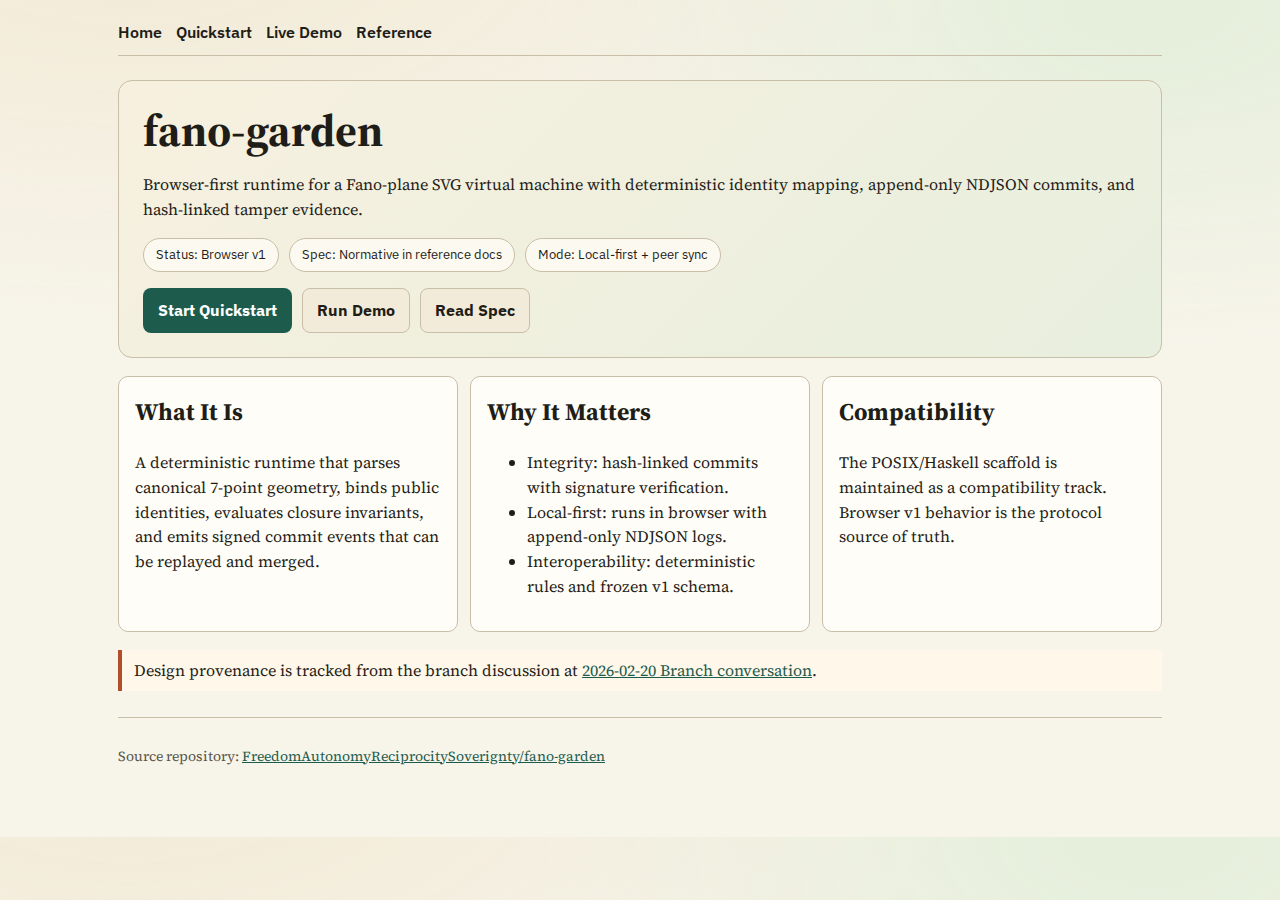
<file: docs/index.html>
<!doctype html>
<html lang="en">
  <head>
    <meta charset="utf-8" />
    <meta name="viewport" content="width=device-width, initial-scale=1" />
    <title>fano-garden | Browser-First v1</title>
    <link rel="preconnect" href="https://fonts.googleapis.com" />
    <link rel="preconnect" href="https://fonts.gstatic.com" crossorigin />
    <link href="https://fonts.googleapis.com/css2?family=IBM+Plex+Mono:wght@400;600&family=IBM+Plex+Sans:wght@500;600;700&family=Source+Serif+4:wght@400;600;700&display=swap" rel="stylesheet" />
    <link rel="stylesheet" href="./assets/site/styles.css" />
    <script defer src="./assets/site/base-path.js"></script>
  </head>
  <body>
    <main class="site">
      <nav class="nav">
        <a data-nav-path="/">Home</a>
        <a data-nav-path="/quickstart/">Quickstart</a>
        <a data-nav-path="/demo/">Live Demo</a>
        <a data-nav-path="/reference/">Reference</a>
      </nav>

      <section class="hero">
        <h1>fano-garden</h1>
        <p>
          Browser-first runtime for a Fano-plane SVG virtual machine with deterministic identity mapping,
          append-only NDJSON commits, and hash-linked tamper evidence.
        </p>
        <div class="badges">
          <span class="badge">Status: Browser v1</span>
          <span class="badge">Spec: Normative in reference docs</span>
          <span class="badge">Mode: Local-first + peer sync</span>
        </div>
        <div class="cta-row">
          <a class="btn primary" data-nav-path="/quickstart/">Start Quickstart</a>
          <a class="btn secondary" data-nav-path="/demo/">Run Demo</a>
          <a class="btn secondary" data-nav-path="/reference/">Read Spec</a>
        </div>
      </section>

      <section class="grid">
        <article class="card">
          <h2>What It Is</h2>
          <p>
            A deterministic runtime that parses canonical 7-point geometry, binds public identities,
            evaluates closure invariants, and emits signed commit events that can be replayed and merged.
          </p>
        </article>
        <article class="card">
          <h2>Why It Matters</h2>
          <ul>
            <li>Integrity: hash-linked commits with signature verification.</li>
            <li>Local-first: runs in browser with append-only NDJSON logs.</li>
            <li>Interoperability: deterministic rules and frozen v1 schema.</li>
          </ul>
        </article>
        <article class="card">
          <h2>Compatibility</h2>
          <p>
            The POSIX/Haskell scaffold is maintained as a compatibility track. Browser v1 behavior is the protocol source of truth.
          </p>
        </article>
      </section>

      <section class="callout">
        Design provenance is tracked from the branch discussion at
        <a href="https://github.com/FreedomAutonomyReciprocitySoverignty/fano-garden/blob/main/dev-docs/2026-02-20-Branch_%C2%B7_Yes_No_Stop_Communication.md">2026-02-20 Branch conversation</a>.
      </section>

      <footer class="site-footer">
        <p>Source repository: <a href="https://github.com/FreedomAutonomyReciprocitySoverignty/fano-garden">FreedomAutonomyReciprocitySoverignty/fano-garden</a></p>
      </footer>
    </main>
  </body>
</html>
</file>
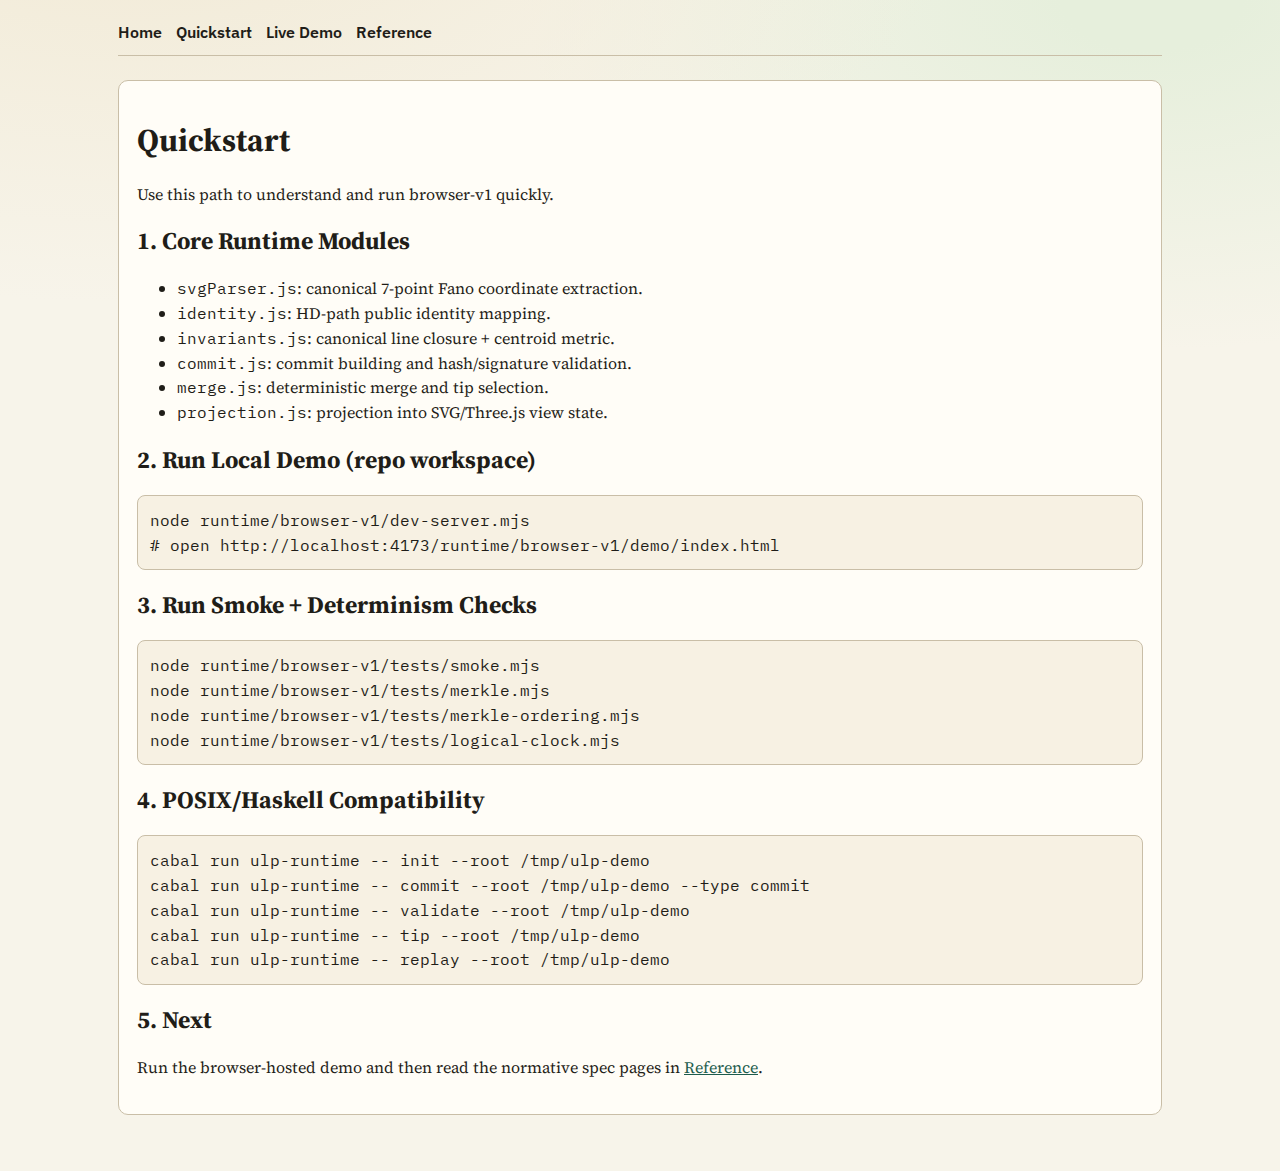
<file: docs/quickstart/index.html>
<!doctype html>
<html lang="en">
  <head>
    <meta charset="utf-8" />
    <meta name="viewport" content="width=device-width, initial-scale=1" />
    <title>Quickstart | fano-garden</title>
    <link rel="preconnect" href="https://fonts.googleapis.com" />
    <link rel="preconnect" href="https://fonts.gstatic.com" crossorigin />
    <link href="https://fonts.googleapis.com/css2?family=IBM+Plex+Mono:wght@400;600&family=IBM+Plex+Sans:wght@500;600;700&family=Source+Serif+4:wght@400;600;700&display=swap" rel="stylesheet" />
    <link rel="stylesheet" href="../assets/site/styles.css" />
    <script defer src="../assets/site/base-path.js"></script>
  </head>
  <body>
    <main class="site">
      <nav class="nav">
        <a data-nav-path="/">Home</a>
        <a data-nav-path="/quickstart/">Quickstart</a>
        <a data-nav-path="/demo/">Live Demo</a>
        <a data-nav-path="/reference/">Reference</a>
      </nav>

      <article class="doc">
        <h1>Quickstart</h1>
        <p>Use this path to understand and run browser-v1 quickly.</p>

        <h2>1. Core Runtime Modules</h2>
        <ul>
          <li><code>svgParser.js</code>: canonical 7-point Fano coordinate extraction.</li>
          <li><code>identity.js</code>: HD-path public identity mapping.</li>
          <li><code>invariants.js</code>: canonical line closure + centroid metric.</li>
          <li><code>commit.js</code>: commit building and hash/signature validation.</li>
          <li><code>merge.js</code>: deterministic merge and tip selection.</li>
          <li><code>projection.js</code>: projection into SVG/Three.js view state.</li>
        </ul>

        <h2>2. Run Local Demo (repo workspace)</h2>
<pre><code class="language-bash">node runtime/browser-v1/dev-server.mjs
# open http://localhost:4173/runtime/browser-v1/demo/index.html</code></pre>

        <h2>3. Run Smoke + Determinism Checks</h2>
<pre><code class="language-bash">node runtime/browser-v1/tests/smoke.mjs
node runtime/browser-v1/tests/merkle.mjs
node runtime/browser-v1/tests/merkle-ordering.mjs
node runtime/browser-v1/tests/logical-clock.mjs</code></pre>

        <h2>4. POSIX/Haskell Compatibility</h2>
<pre><code class="language-bash">cabal run ulp-runtime -- init --root /tmp/ulp-demo
cabal run ulp-runtime -- commit --root /tmp/ulp-demo --type commit
cabal run ulp-runtime -- validate --root /tmp/ulp-demo
cabal run ulp-runtime -- tip --root /tmp/ulp-demo
cabal run ulp-runtime -- replay --root /tmp/ulp-demo</code></pre>

        <h2>5. Next</h2>
        <p>Run the browser-hosted demo and then read the normative spec pages in <a data-nav-path="/reference/">Reference</a>.</p>
      </article>
    </main>
  </body>
</html>
</file>
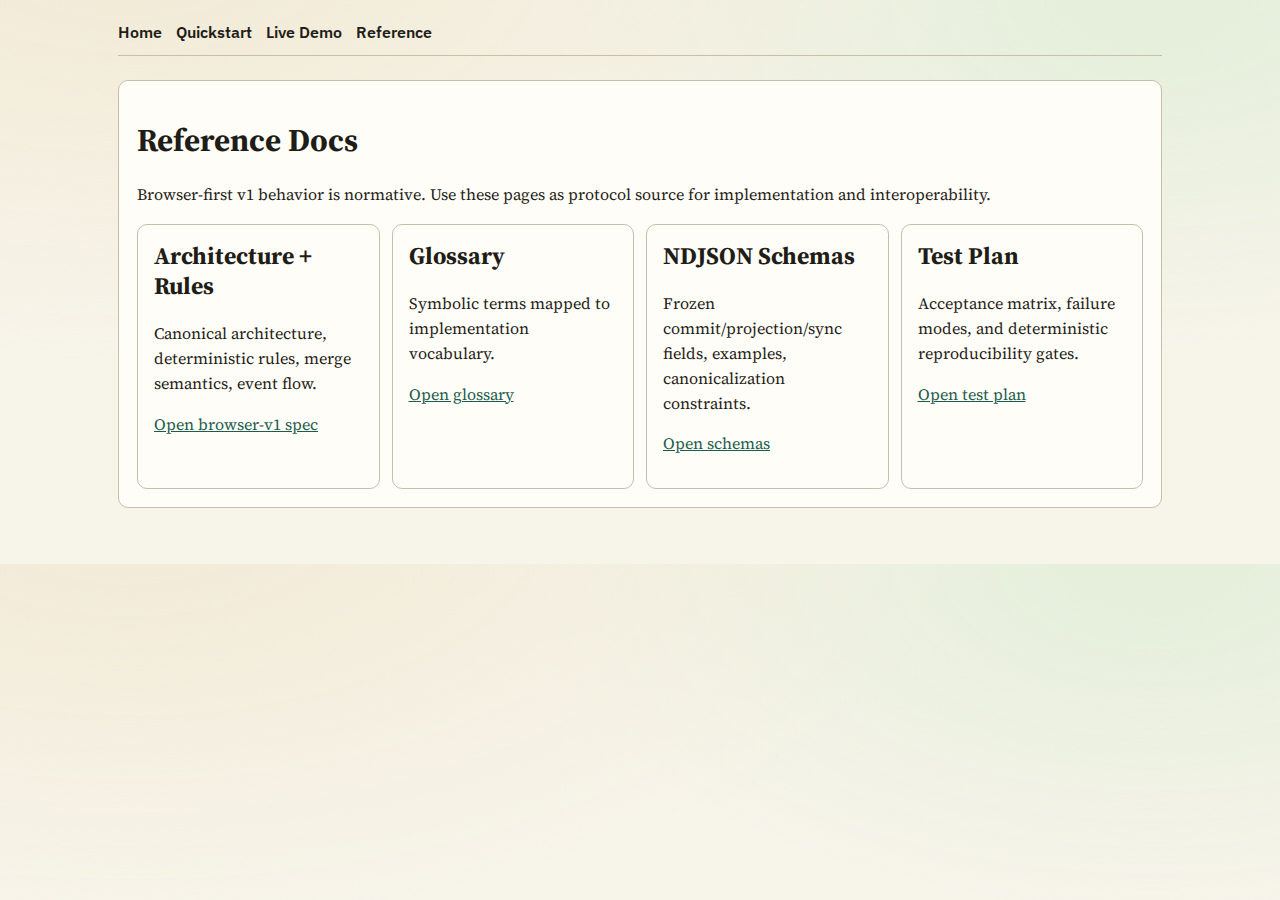
<file: docs/reference/index.html>
<!doctype html>
<html lang="en">
  <head>
    <meta charset="utf-8" />
    <meta name="viewport" content="width=device-width, initial-scale=1" />
    <title>Reference | fano-garden</title>
    <link rel="preconnect" href="https://fonts.googleapis.com" />
    <link rel="preconnect" href="https://fonts.gstatic.com" crossorigin />
    <link href="https://fonts.googleapis.com/css2?family=IBM+Plex+Mono:wght@400;600&family=IBM+Plex+Sans:wght@500;600;700&family=Source+Serif+4:wght@400;600;700&display=swap" rel="stylesheet" />
    <link rel="stylesheet" href="../assets/site/styles.css" />
    <script defer src="../assets/site/base-path.js"></script>
  </head>
  <body>
    <main class="site">
      <nav class="nav">
        <a data-nav-path="/">Home</a>
        <a data-nav-path="/quickstart/">Quickstart</a>
        <a data-nav-path="/demo/">Live Demo</a>
        <a data-nav-path="/reference/">Reference</a>
      </nav>

      <article class="doc">
        <h1>Reference Docs</h1>
        <p>Browser-first v1 behavior is normative. Use these pages as protocol source for implementation and interoperability.</p>
        <div class="grid">
          <section class="card">
            <h2>Architecture + Rules</h2>
            <p>Canonical architecture, deterministic rules, merge semantics, event flow.</p>
            <p><a data-nav-path="/reference/browser-v1/">Open browser-v1 spec</a></p>
          </section>
          <section class="card">
            <h2>Glossary</h2>
            <p>Symbolic terms mapped to implementation vocabulary.</p>
            <p><a data-nav-path="/reference/glossary/">Open glossary</a></p>
          </section>
          <section class="card">
            <h2>NDJSON Schemas</h2>
            <p>Frozen commit/projection/sync fields, examples, canonicalization constraints.</p>
            <p><a data-nav-path="/reference/schemas/">Open schemas</a></p>
          </section>
          <section class="card">
            <h2>Test Plan</h2>
            <p>Acceptance matrix, failure modes, and deterministic reproducibility gates.</p>
            <p><a data-nav-path="/reference/test-plan/">Open test plan</a></p>
          </section>
        </div>
      </article>
    </main>
  </body>
</html>
</file>
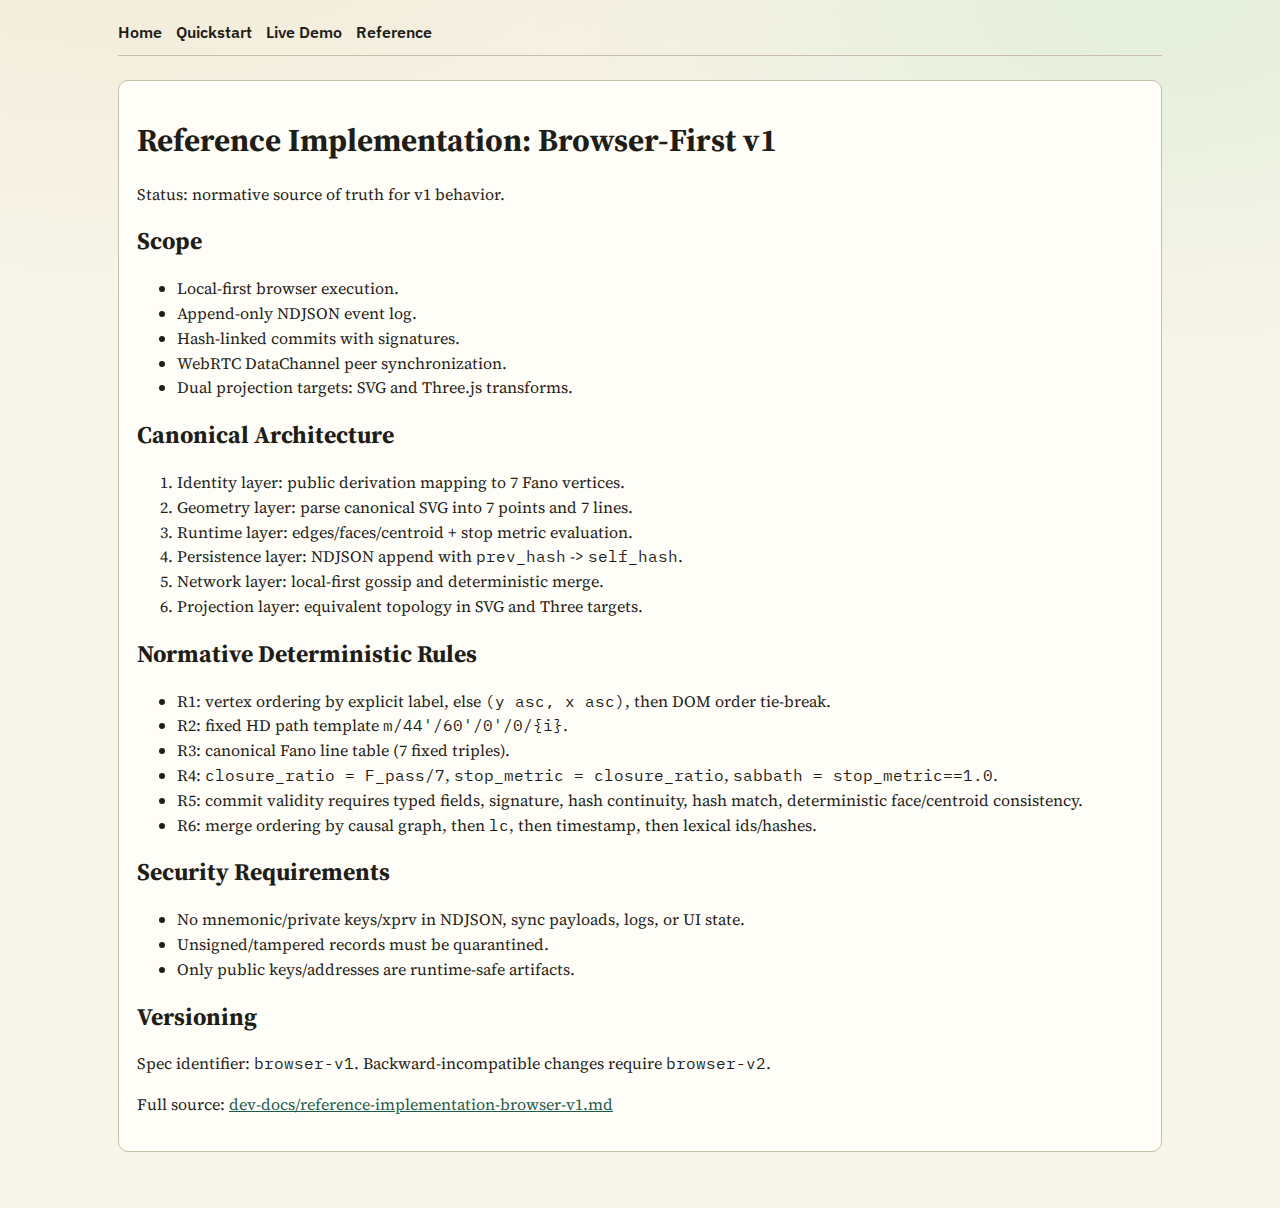
<file: docs/reference/browser-v1/index.html>
<!doctype html>
<html lang="en">
  <head>
    <meta charset="utf-8" />
    <meta name="viewport" content="width=device-width, initial-scale=1" />
    <title>Browser-v1 Spec | fano-garden</title>
    <link rel="preconnect" href="https://fonts.googleapis.com" />
    <link rel="preconnect" href="https://fonts.gstatic.com" crossorigin />
    <link href="https://fonts.googleapis.com/css2?family=IBM+Plex+Mono:wght@400;600&family=IBM+Plex+Sans:wght@500;600;700&family=Source+Serif+4:wght@400;600;700&display=swap" rel="stylesheet" />
    <link rel="stylesheet" href="../../assets/site/styles.css" />
    <script defer src="../../assets/site/base-path.js"></script>
  </head>
  <body>
    <main class="site">
      <nav class="nav">
        <a data-nav-path="/">Home</a>
        <a data-nav-path="/quickstart/">Quickstart</a>
        <a data-nav-path="/demo/">Live Demo</a>
        <a data-nav-path="/reference/">Reference</a>
      </nav>
      <article class="doc">
        <h1>Reference Implementation: Browser-First v1</h1>
        <p>Status: normative source of truth for v1 behavior.</p>

        <h2>Scope</h2>
        <ul>
          <li>Local-first browser execution.</li>
          <li>Append-only NDJSON event log.</li>
          <li>Hash-linked commits with signatures.</li>
          <li>WebRTC DataChannel peer synchronization.</li>
          <li>Dual projection targets: SVG and Three.js transforms.</li>
        </ul>

        <h2>Canonical Architecture</h2>
        <ol>
          <li>Identity layer: public derivation mapping to 7 Fano vertices.</li>
          <li>Geometry layer: parse canonical SVG into 7 points and 7 lines.</li>
          <li>Runtime layer: edges/faces/centroid + stop metric evaluation.</li>
          <li>Persistence layer: NDJSON append with <code>prev_hash</code> -> <code>self_hash</code>.</li>
          <li>Network layer: local-first gossip and deterministic merge.</li>
          <li>Projection layer: equivalent topology in SVG and Three targets.</li>
        </ol>

        <h2>Normative Deterministic Rules</h2>
        <ul>
          <li>R1: vertex ordering by explicit label, else <code>(y asc, x asc)</code>, then DOM order tie-break.</li>
          <li>R2: fixed HD path template <code>m/44'/60'/0'/0/{i}</code>.</li>
          <li>R3: canonical Fano line table (7 fixed triples).</li>
          <li>R4: <code>closure_ratio = F_pass/7</code>, <code>stop_metric = closure_ratio</code>, <code>sabbath = stop_metric==1.0</code>.</li>
          <li>R5: commit validity requires typed fields, signature, hash continuity, hash match, deterministic face/centroid consistency.</li>
          <li>R6: merge ordering by causal graph, then <code>lc</code>, then timestamp, then lexical ids/hashes.</li>
        </ul>

        <h2>Security Requirements</h2>
        <ul>
          <li>No mnemonic/private keys/xprv in NDJSON, sync payloads, logs, or UI state.</li>
          <li>Unsigned/tampered records must be quarantined.</li>
          <li>Only public keys/addresses are runtime-safe artifacts.</li>
        </ul>

        <h2>Versioning</h2>
        <p>Spec identifier: <code>browser-v1</code>. Backward-incompatible changes require <code>browser-v2</code>.</p>

        <p>Full source: <a href="https://github.com/FreedomAutonomyReciprocitySoverignty/fano-garden/blob/main/dev-docs/reference-implementation-browser-v1.md">dev-docs/reference-implementation-browser-v1.md</a></p>
      </article>
    </main>
  </body>
</html>
</file>
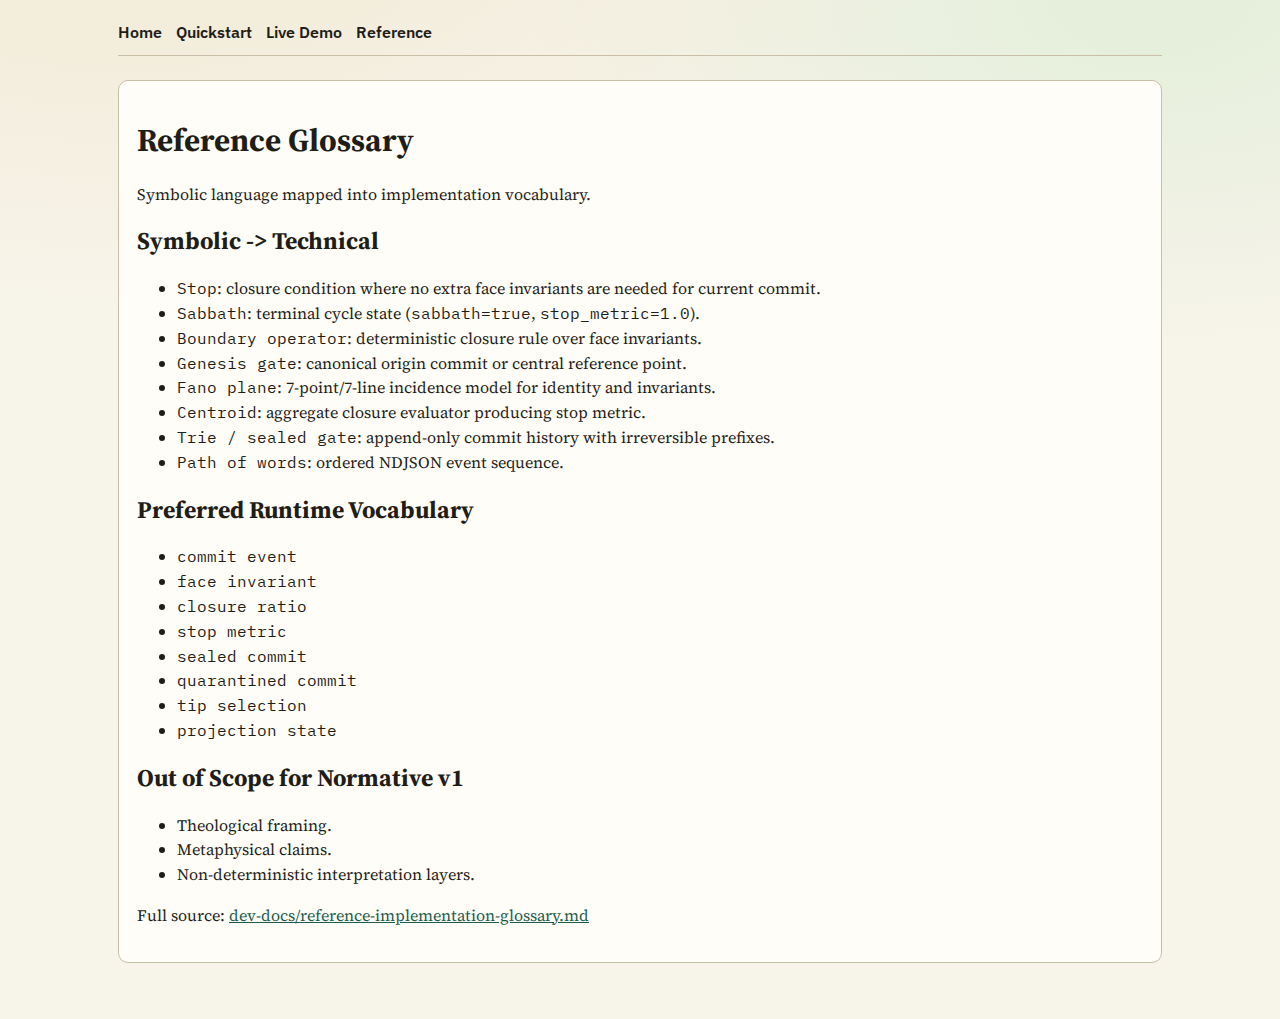
<file: docs/reference/glossary/index.html>
<!doctype html>
<html lang="en">
  <head>
    <meta charset="utf-8" />
    <meta name="viewport" content="width=device-width, initial-scale=1" />
    <title>Glossary | fano-garden</title>
    <link rel="preconnect" href="https://fonts.googleapis.com" />
    <link rel="preconnect" href="https://fonts.gstatic.com" crossorigin />
    <link href="https://fonts.googleapis.com/css2?family=IBM+Plex+Mono:wght@400;600&family=IBM+Plex+Sans:wght@500;600;700&family=Source+Serif+4:wght@400;600;700&display=swap" rel="stylesheet" />
    <link rel="stylesheet" href="../../assets/site/styles.css" />
    <script defer src="../../assets/site/base-path.js"></script>
  </head>
  <body>
    <main class="site">
      <nav class="nav">
        <a data-nav-path="/">Home</a>
        <a data-nav-path="/quickstart/">Quickstart</a>
        <a data-nav-path="/demo/">Live Demo</a>
        <a data-nav-path="/reference/">Reference</a>
      </nav>
      <article class="doc">
        <h1>Reference Glossary</h1>
        <p>Symbolic language mapped into implementation vocabulary.</p>

        <h2>Symbolic -> Technical</h2>
        <ul>
          <li><code>Stop</code>: closure condition where no extra face invariants are needed for current commit.</li>
          <li><code>Sabbath</code>: terminal cycle state (<code>sabbath=true</code>, <code>stop_metric=1.0</code>).</li>
          <li><code>Boundary operator</code>: deterministic closure rule over face invariants.</li>
          <li><code>Genesis gate</code>: canonical origin commit or central reference point.</li>
          <li><code>Fano plane</code>: 7-point/7-line incidence model for identity and invariants.</li>
          <li><code>Centroid</code>: aggregate closure evaluator producing stop metric.</li>
          <li><code>Trie / sealed gate</code>: append-only commit history with irreversible prefixes.</li>
          <li><code>Path of words</code>: ordered NDJSON event sequence.</li>
        </ul>

        <h2>Preferred Runtime Vocabulary</h2>
        <ul>
          <li><code>commit event</code></li>
          <li><code>face invariant</code></li>
          <li><code>closure ratio</code></li>
          <li><code>stop metric</code></li>
          <li><code>sealed commit</code></li>
          <li><code>quarantined commit</code></li>
          <li><code>tip selection</code></li>
          <li><code>projection state</code></li>
        </ul>

        <h2>Out of Scope for Normative v1</h2>
        <ul>
          <li>Theological framing.</li>
          <li>Metaphysical claims.</li>
          <li>Non-deterministic interpretation layers.</li>
        </ul>

        <p>Full source: <a href="https://github.com/FreedomAutonomyReciprocitySoverignty/fano-garden/blob/main/dev-docs/reference-implementation-glossary.md">dev-docs/reference-implementation-glossary.md</a></p>
      </article>
    </main>
  </body>
</html>
</file>
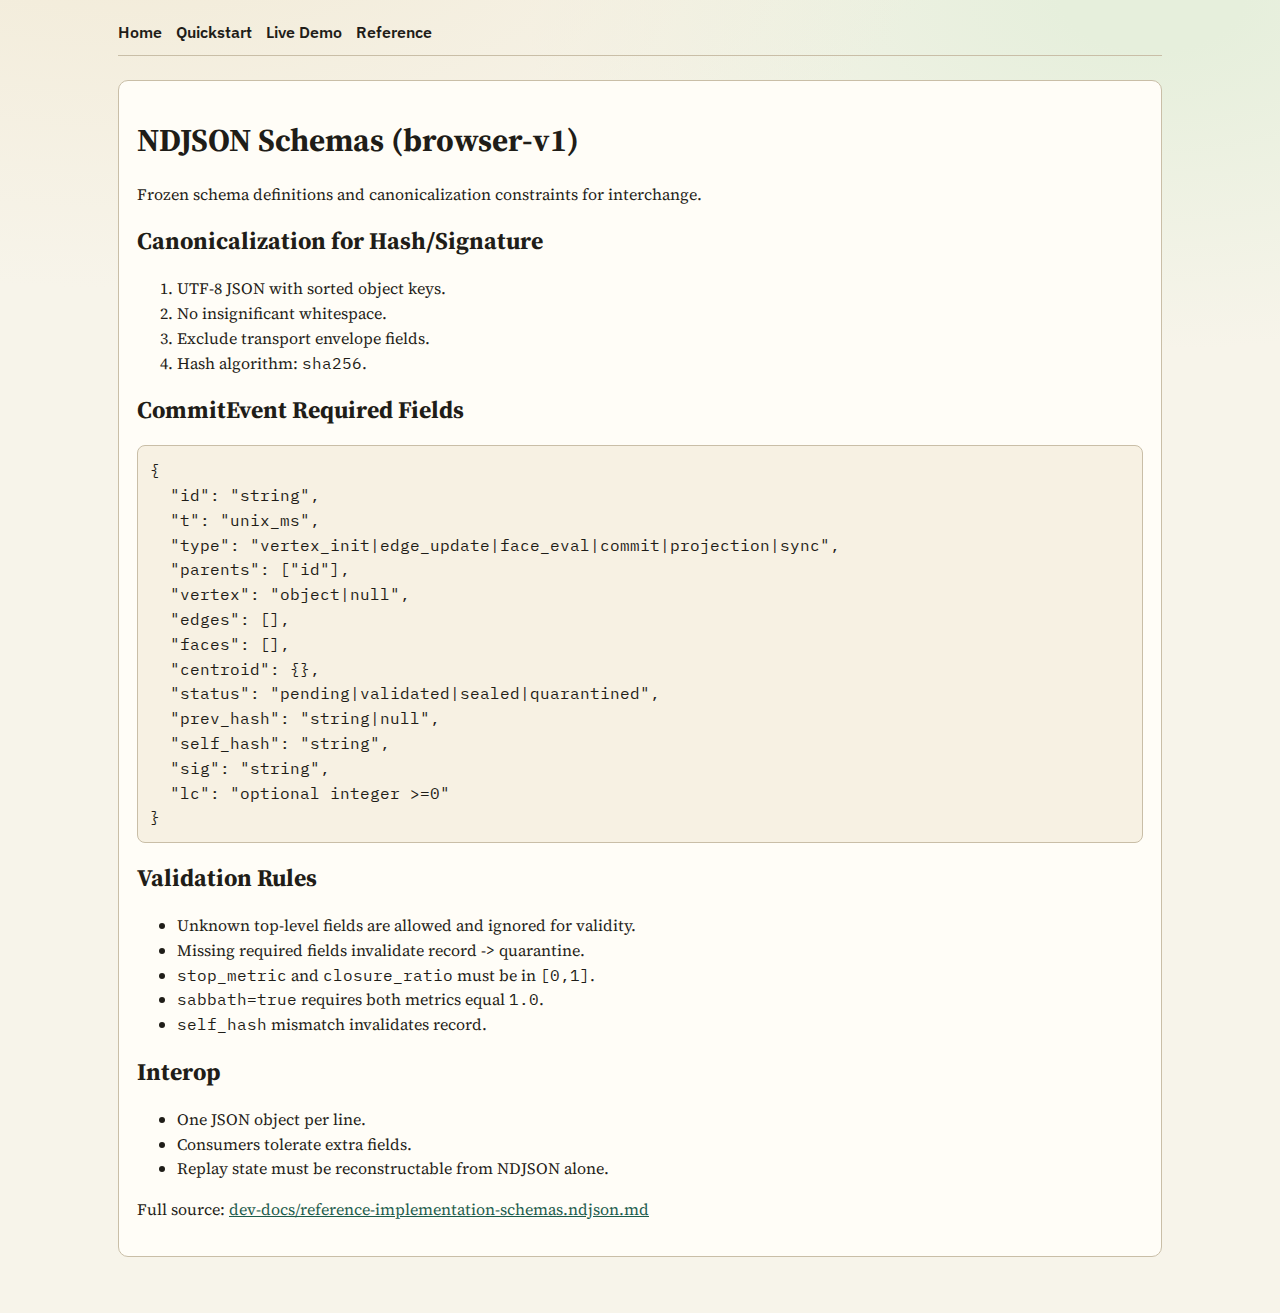
<file: docs/reference/schemas/index.html>
<!doctype html>
<html lang="en">
  <head>
    <meta charset="utf-8" />
    <meta name="viewport" content="width=device-width, initial-scale=1" />
    <title>Schemas | fano-garden</title>
    <link rel="preconnect" href="https://fonts.googleapis.com" />
    <link rel="preconnect" href="https://fonts.gstatic.com" crossorigin />
    <link href="https://fonts.googleapis.com/css2?family=IBM+Plex+Mono:wght@400;600&family=IBM+Plex+Sans:wght@500;600;700&family=Source+Serif+4:wght@400;600;700&display=swap" rel="stylesheet" />
    <link rel="stylesheet" href="../../assets/site/styles.css" />
    <script defer src="../../assets/site/base-path.js"></script>
  </head>
  <body>
    <main class="site">
      <nav class="nav">
        <a data-nav-path="/">Home</a>
        <a data-nav-path="/quickstart/">Quickstart</a>
        <a data-nav-path="/demo/">Live Demo</a>
        <a data-nav-path="/reference/">Reference</a>
      </nav>
      <article class="doc">
        <h1>NDJSON Schemas (browser-v1)</h1>
        <p>Frozen schema definitions and canonicalization constraints for interchange.</p>

        <h2>Canonicalization for Hash/Signature</h2>
        <ol>
          <li>UTF-8 JSON with sorted object keys.</li>
          <li>No insignificant whitespace.</li>
          <li>Exclude transport envelope fields.</li>
          <li>Hash algorithm: <code>sha256</code>.</li>
        </ol>

        <h2>CommitEvent Required Fields</h2>
        <pre><code>{
  "id": "string",
  "t": "unix_ms",
  "type": "vertex_init|edge_update|face_eval|commit|projection|sync",
  "parents": ["id"],
  "vertex": "object|null",
  "edges": [],
  "faces": [],
  "centroid": {},
  "status": "pending|validated|sealed|quarantined",
  "prev_hash": "string|null",
  "self_hash": "string",
  "sig": "string",
  "lc": "optional integer >=0"
}</code></pre>

        <h2>Validation Rules</h2>
        <ul>
          <li>Unknown top-level fields are allowed and ignored for validity.</li>
          <li>Missing required fields invalidate record -> quarantine.</li>
          <li><code>stop_metric</code> and <code>closure_ratio</code> must be in <code>[0,1]</code>.</li>
          <li><code>sabbath=true</code> requires both metrics equal <code>1.0</code>.</li>
          <li><code>self_hash</code> mismatch invalidates record.</li>
        </ul>

        <h2>Interop</h2>
        <ul>
          <li>One JSON object per line.</li>
          <li>Consumers tolerate extra fields.</li>
          <li>Replay state must be reconstructable from NDJSON alone.</li>
        </ul>

        <p>Full source: <a href="https://github.com/FreedomAutonomyReciprocitySoverignty/fano-garden/blob/main/dev-docs/reference-implementation-schemas.ndjson.md">dev-docs/reference-implementation-schemas.ndjson.md</a></p>
      </article>
    </main>
  </body>
</html>
</file>
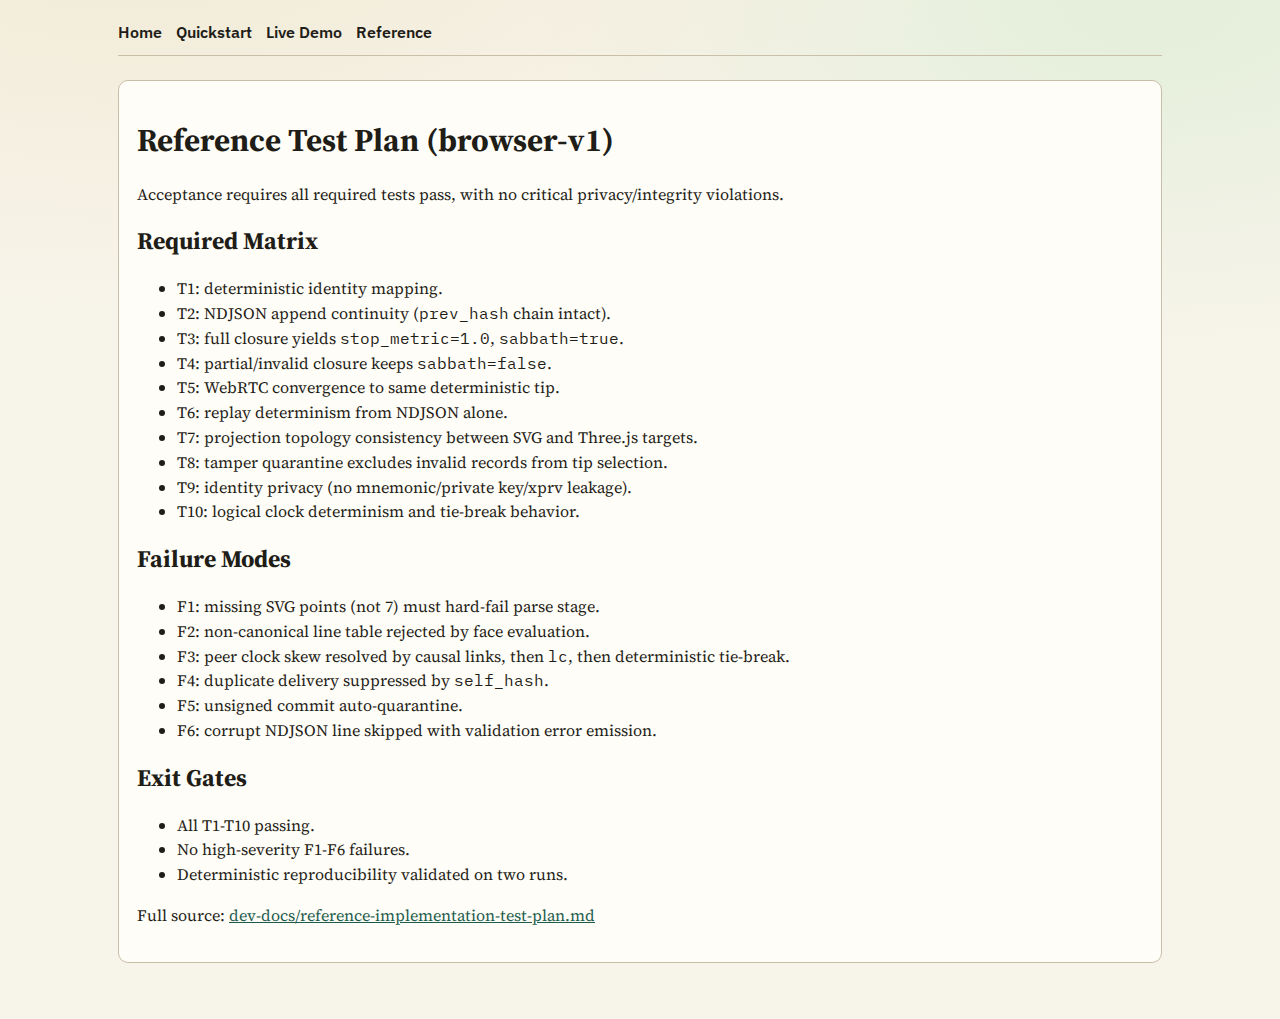
<file: docs/reference/test-plan/index.html>
<!doctype html>
<html lang="en">
  <head>
    <meta charset="utf-8" />
    <meta name="viewport" content="width=device-width, initial-scale=1" />
    <title>Test Plan | fano-garden</title>
    <link rel="preconnect" href="https://fonts.googleapis.com" />
    <link rel="preconnect" href="https://fonts.gstatic.com" crossorigin />
    <link href="https://fonts.googleapis.com/css2?family=IBM+Plex+Mono:wght@400;600&family=IBM+Plex+Sans:wght@500;600;700&family=Source+Serif+4:wght@400;600;700&display=swap" rel="stylesheet" />
    <link rel="stylesheet" href="../../assets/site/styles.css" />
    <script defer src="../../assets/site/base-path.js"></script>
  </head>
  <body>
    <main class="site">
      <nav class="nav">
        <a data-nav-path="/">Home</a>
        <a data-nav-path="/quickstart/">Quickstart</a>
        <a data-nav-path="/demo/">Live Demo</a>
        <a data-nav-path="/reference/">Reference</a>
      </nav>
      <article class="doc">
        <h1>Reference Test Plan (browser-v1)</h1>
        <p>Acceptance requires all required tests pass, with no critical privacy/integrity violations.</p>

        <h2>Required Matrix</h2>
        <ul>
          <li>T1: deterministic identity mapping.</li>
          <li>T2: NDJSON append continuity (<code>prev_hash</code> chain intact).</li>
          <li>T3: full closure yields <code>stop_metric=1.0</code>, <code>sabbath=true</code>.</li>
          <li>T4: partial/invalid closure keeps <code>sabbath=false</code>.</li>
          <li>T5: WebRTC convergence to same deterministic tip.</li>
          <li>T6: replay determinism from NDJSON alone.</li>
          <li>T7: projection topology consistency between SVG and Three.js targets.</li>
          <li>T8: tamper quarantine excludes invalid records from tip selection.</li>
          <li>T9: identity privacy (no mnemonic/private key/xprv leakage).</li>
          <li>T10: logical clock determinism and tie-break behavior.</li>
        </ul>

        <h2>Failure Modes</h2>
        <ul>
          <li>F1: missing SVG points (not 7) must hard-fail parse stage.</li>
          <li>F2: non-canonical line table rejected by face evaluation.</li>
          <li>F3: peer clock skew resolved by causal links, then <code>lc</code>, then deterministic tie-break.</li>
          <li>F4: duplicate delivery suppressed by <code>self_hash</code>.</li>
          <li>F5: unsigned commit auto-quarantine.</li>
          <li>F6: corrupt NDJSON line skipped with validation error emission.</li>
        </ul>

        <h2>Exit Gates</h2>
        <ul>
          <li>All T1-T10 passing.</li>
          <li>No high-severity F1-F6 failures.</li>
          <li>Deterministic reproducibility validated on two runs.</li>
        </ul>

        <p>Full source: <a href="https://github.com/FreedomAutonomyReciprocitySoverignty/fano-garden/blob/main/dev-docs/reference-implementation-test-plan.md">dev-docs/reference-implementation-test-plan.md</a></p>
      </article>
    </main>
  </body>
</html>
</file>
<file: docs/assets/site/styles.css>
:root {
  --bg: #f7f4ea;
  --bg-strong: #efe8d7;
  --ink: #1f1d18;
  --muted: #5a5448;
  --line: #c9bea7;
  --accent: #1d5c4d;
  --accent-2: #b24f2a;
  --card: #fffdf7;
}

* {
  box-sizing: border-box;
}

html,
body {
  margin: 0;
  padding: 0;
}

body {
  color: var(--ink);
  background:
    radial-gradient(1200px 600px at 10% -10%, #f2ebd8 10%, transparent 70%),
    radial-gradient(900px 500px at 90% 0%, #e6efdc 10%, transparent 70%),
    var(--bg);
  font-family: "Source Serif 4", Georgia, serif;
  line-height: 1.55;
}

a {
  color: var(--accent);
}

a:hover {
  color: #0f4639;
}

.site {
  max-width: 1080px;
  margin: 0 auto;
  padding: 20px 18px 56px;
}

.nav {
  display: flex;
  gap: 14px;
  flex-wrap: wrap;
  align-items: center;
  border-bottom: 1px solid var(--line);
  padding-bottom: 10px;
  margin-bottom: 24px;
  font-family: "IBM Plex Sans", "Segoe UI", sans-serif;
}

.nav a {
  text-decoration: none;
  color: var(--ink);
  font-weight: 600;
}

.nav a.active {
  color: var(--accent);
}

.hero {
  background: linear-gradient(135deg, #f7f0df, #e8efde);
  border: 1px solid var(--line);
  border-radius: 14px;
  padding: 24px;
}

.hero h1 {
  margin: 0 0 8px;
  line-height: 1.15;
  font-size: clamp(1.8rem, 3.8vw, 2.8rem);
}

.badges {
  margin-top: 14px;
  display: flex;
  gap: 10px;
  flex-wrap: wrap;
}

.badge {
  border: 1px solid var(--line);
  border-radius: 999px;
  padding: 6px 12px;
  font-family: "IBM Plex Sans", "Segoe UI", sans-serif;
  font-size: 13px;
  background: #fcf9f0;
}

.cta-row {
  margin-top: 16px;
  display: flex;
  gap: 10px;
  flex-wrap: wrap;
}

.btn {
  display: inline-block;
  text-decoration: none;
  font-family: "IBM Plex Sans", "Segoe UI", sans-serif;
  font-weight: 700;
  border-radius: 8px;
  border: 1px solid transparent;
  padding: 9px 14px;
}

.btn.primary {
  background: var(--accent);
  color: #fff;
}

.btn.secondary {
  background: #f3ebda;
  border-color: var(--line);
  color: var(--ink);
}

.grid {
  margin-top: 18px;
  display: grid;
  gap: 12px;
  grid-template-columns: repeat(auto-fit, minmax(240px, 1fr));
}

.card {
  background: var(--card);
  border: 1px solid var(--line);
  border-radius: 10px;
  padding: 16px;
}

.card h2,
.card h3 {
  margin-top: 0;
}

.callout {
  margin-top: 18px;
  border-left: 4px solid var(--accent-2);
  padding: 8px 12px;
  background: #fff7ea;
}

.doc {
  background: var(--card);
  border: 1px solid var(--line);
  border-radius: 10px;
  padding: 18px;
}

.doc h1,
.doc h2,
.doc h3 {
  line-height: 1.25;
}

.doc code,
pre {
  font-family: "IBM Plex Mono", monospace;
}

pre {
  background: #f7f1e3;
  border: 1px solid var(--line);
  border-radius: 8px;
  padding: 12px;
  overflow-x: auto;
}

.site-footer {
  margin-top: 26px;
  padding-top: 14px;
  border-top: 1px solid var(--line);
  color: var(--muted);
  font-size: 14px;
}

@media (max-width: 760px) {
  .site {
    padding: 16px 12px 42px;
  }

  .hero {
    padding: 18px;
  }
}
</file>
